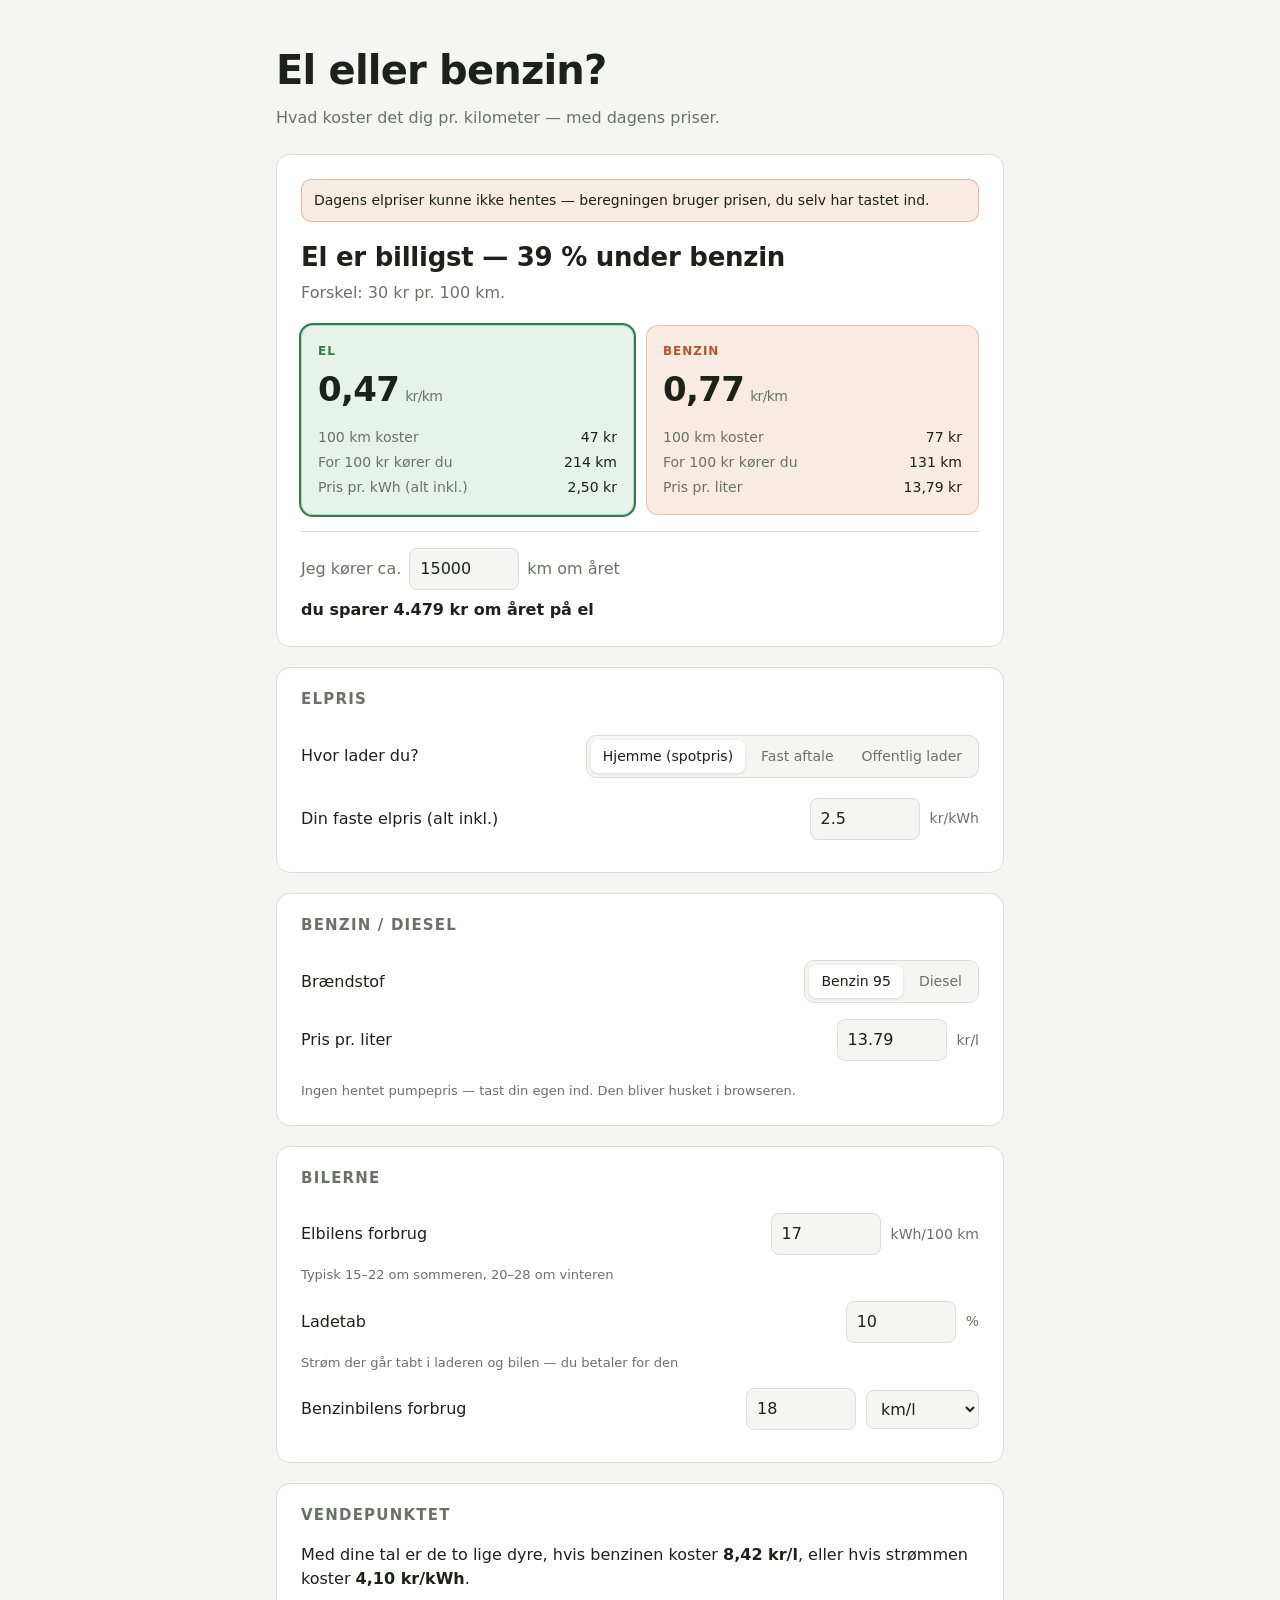
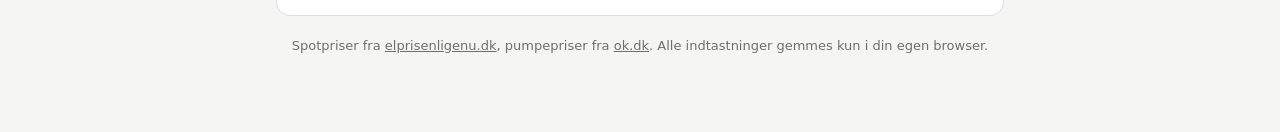
<file: braendstof-app/index.html>
<!DOCTYPE html>
<html lang="da">
  <head>
    <meta charset="utf-8" />
    <meta name="viewport" content="width=device-width, initial-scale=1.0" />
    <title>El eller benzin?</title>
    <link rel="stylesheet" href="style.css" />
  </head>

  <body>
    <header class="topbar">
      <h1>El eller benzin?</h1>
      <p class="tagline">Hvad koster det dig pr. kilometer — med dagens priser.</p>
    </header>

    <main>
      <!-- ---------------------------------------------------------- Resultat -->
      <section class="verdict" id="verdict" aria-live="polite">
        <div class="banner hidden" id="banner"></div>
        <div class="verdict-headline" id="verdictHeadline">Beregner …</div>
        <div class="verdict-sub" id="verdictSub"></div>

        <div class="cards">
          <div class="card card-el">
            <div class="card-title">El</div>
            <div class="card-price"><span id="elPerKm">–</span><span class="unit">kr/km</span></div>
            <dl class="card-facts">
              <dt>100 km koster</dt><dd id="elPer100km">–</dd>
              <dt>For 100 kr kører du</dt><dd id="elKmPer100kr">–</dd>
              <dt>Pris pr. kWh (alt inkl.)</dt><dd id="elPrisKwhUd">–</dd>
            </dl>
          </div>

          <div class="card card-benzin">
            <div class="card-title" id="benzinCardTitle">Benzin</div>
            <div class="card-price"><span id="benzinPerKm">–</span><span class="unit">kr/km</span></div>
            <dl class="card-facts">
              <dt>100 km koster</dt><dd id="benzinPer100km">–</dd>
              <dt>For 100 kr kører du</dt><dd id="benzinKmPer100kr">–</dd>
              <dt>Pris pr. liter</dt><dd id="benzinPrisLiterUd">–</dd>
            </dl>
          </div>
        </div>

        <div class="yearbox">
          <label for="kmPerAar">Jeg kører ca.</label>
          <input type="number" id="kmPerAar" min="0" step="500" value="15000" />
          <span>km om året</span>
          <strong id="aarsBesparelse">–</strong>
        </div>
      </section>

      <!-- ------------------------------------------------------------- Elpris -->
      <section class="panel">
        <h2>Elpris</h2>

        <div class="row">
          <label>Hvor lader du?</label>
          <div class="segmented" id="ladeSted" role="radiogroup">
            <button type="button" data-value="hjemme" class="active" role="radio" aria-checked="true">Hjemme (spotpris)</button>
            <button type="button" data-value="fast" role="radio" aria-checked="false">Fast aftale</button>
            <button type="button" data-value="lader" role="radio" aria-checked="false">Offentlig lader</button>
          </div>
        </div>

        <div class="subpanel" id="spotPanel">
          <div class="row">
            <label for="region">Prisområde</label>
            <select id="region">
              <option value="DK1">DK1 — Vest for Storebælt</option>
              <option value="DK2">DK2 — Øst for Storebælt</option>
            </select>
            <button type="button" id="opdaterPriser" class="ghost">Hent priser igen</button>
          </div>

          <div class="row">
            <label for="spotValg">Spotpris</label>
            <select id="spotValg">
              <option value="now">Lige nu</option>
              <option value="avg">Døgnets gennemsnit</option>
              <option value="cheapest3">3 billigste timer (natladning)</option>
            </select>
            <span class="readout" id="spotReadout">henter …</span>
          </div>

          <div class="row">
            <label for="tillaeg">Tillæg pr. kWh <span class="hint">(elafgift, nettarif, abonnement, elselskabets tillæg — før moms)</span></label>
            <input type="number" id="tillaeg" min="0" step="0.05" value="1.40" />
            <span class="suffix">kr/kWh</span>
          </div>

          <div class="row">
            <label for="moms">Moms</label>
            <input type="checkbox" id="moms" checked />
            <span class="hint">Læg 25 % oveni (priserne fra API'et er uden moms)</span>
          </div>

          <div class="chart-wrap">
            <div class="chart-head">
              <span id="chartTitle">Prisen time for time i dag</span>
              <span class="legend"><i class="sw-now"></i> nu <i class="sw-cheap"></i> billigst</span>
            </div>
            <div class="chart" id="chart"></div>
            <div class="chart-note" id="chartNote"></div>
          </div>
        </div>

        <div class="subpanel hidden" id="fastPanel">
          <div class="row">
            <label for="fastPris">Din faste elpris (alt inkl.)</label>
            <input type="number" id="fastPris" min="0" step="0.10" value="2.50" />
            <span class="suffix">kr/kWh</span>
          </div>
        </div>

        <div class="subpanel hidden" id="laderPanel">
          <div class="row">
            <label for="laderPris">Pris ved offentlig lader</label>
            <input type="number" id="laderPris" min="0" step="0.25" value="4.50" />
            <span class="suffix">kr/kWh</span>
          </div>
        </div>
      </section>

      <!-- ---------------------------------------------------------- Benzinpris -->
      <section class="panel">
        <h2>Benzin / diesel</h2>

        <div class="row">
          <label>Brændstof</label>
          <div class="segmented" id="braendstof" role="radiogroup">
            <button type="button" data-value="benzin" class="active" role="radio" aria-checked="true">Benzin 95</button>
            <button type="button" data-value="diesel" role="radio" aria-checked="false">Diesel</button>
          </div>
        </div>

        <div class="row">
          <label for="benzinPris">Pris pr. liter</label>
          <input type="number" id="benzinPris" min="0" step="0.10" value="13.79" />
          <span class="suffix">kr/l</span>
        </div>

        <p class="note" id="prisAlder"></p>
      </section>

      <!-- -------------------------------------------------------------- Biler -->
      <section class="panel">
        <h2>Bilerne</h2>

        <div class="row">
          <label for="elForbrug">Elbilens forbrug</label>
          <input type="number" id="elForbrug" min="1" step="0.5" value="17" />
          <span class="suffix">kWh/100 km</span>
          <span class="hint">Typisk 15–22 om sommeren, 20–28 om vinteren</span>
        </div>

        <div class="row">
          <label for="ladetab">Ladetab</label>
          <input type="number" id="ladetab" min="0" max="40" step="1" value="10" />
          <span class="suffix">%</span>
          <span class="hint">Strøm der går tabt i laderen og bilen — du betaler for den</span>
        </div>

        <div class="row">
          <label for="benzinForbrug">Benzinbilens forbrug</label>
          <input type="number" id="benzinForbrug" min="0.1" step="0.5" value="18" />
          <select id="forbrugsEnhed">
            <option value="kmpl">km/l</option>
            <option value="l100">l/100 km</option>
          </select>
        </div>
      </section>

      <!-- ----------------------------------------------------------- Vendepunkt -->
      <section class="panel breakeven">
        <h2>Vendepunktet</h2>
        <p>
          Med dine tal er de to lige dyre, hvis benzinen koster
          <strong id="beBenzin">–</strong>, eller hvis strømmen koster
          <strong id="beEl">–</strong>.
        </p>
      </section>

      <footer class="footer">
        <p>
          Spotpriser fra <a href="https://www.elprisenligenu.dk/elpris-api" target="_blank" rel="noopener">elprisenligenu.dk</a>,
          pumpepriser fra <a href="https://www.ok.dk/privat/produkter/ok-kort/benzinpriser" target="_blank" rel="noopener">ok.dk</a>.
          Alle indtastninger gemmes kun i din egen browser.
        </p>
      </footer>
    </main>

    <script src="app.js"></script>
  </body>
</html>
</file>
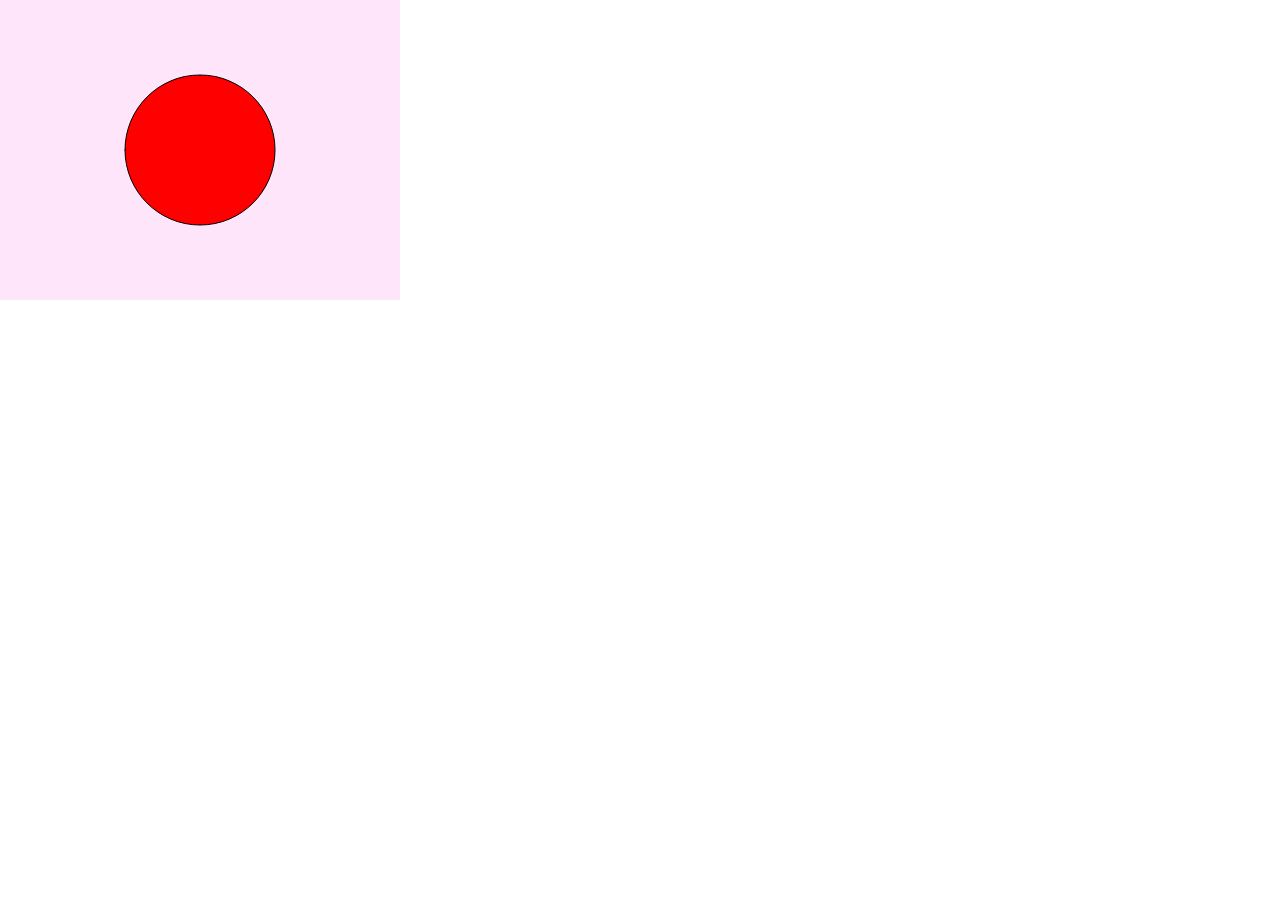
<file: kap1/New project template/index.html>
<!DOCTYPE html>
<html lang="en">
  <head>
    <meta charset="utf-8" />
    <meta name="viewport" content="width=device-width, initial-scale=1.0">

    <title>Sketch</title>

    <link rel="stylesheet" type="text/css" href="style.css">

    <script src="libraries/p5.min.js"></script>
    <script src="libraries/p5.sound.min.js"></script>
  </head>

  <body>
    <script src="sketch.js"></script>
  </body>
</html>
</file>
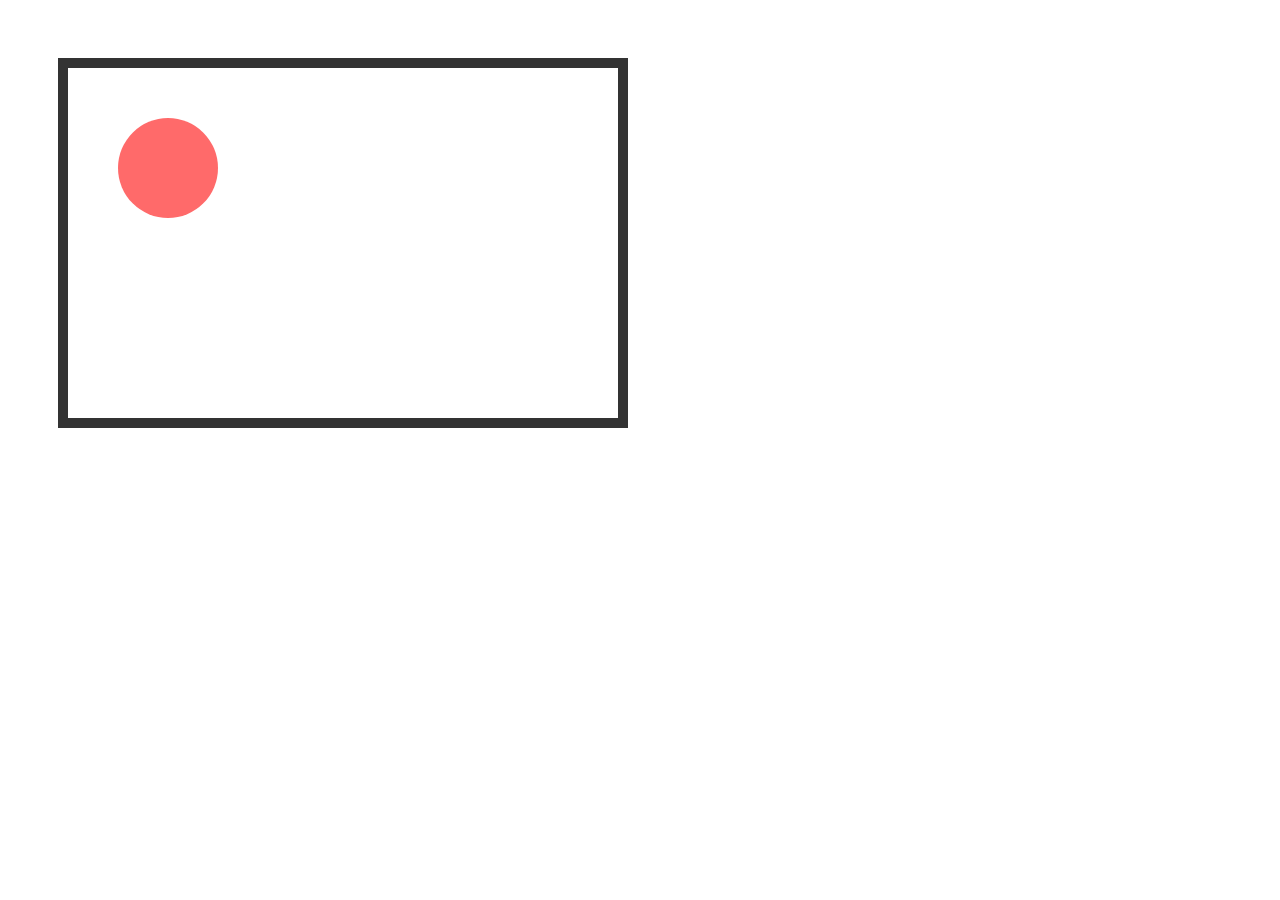
<file: kap3/New project template copy/index.html>
<!DOCTYPE html>
<html>
 
<head>
  <title>Canvas Follow Mouse</title>
  <style>
    canvas {
      border: #333 10px solid;
    }
 
    body {
      padding: 50px;
    }
  </style>
</head>
 
<body>
  <canvas id="myCanvas" width="550px" height="350px"></canvas>
 
  <script>
    var canvas = document.querySelector("#myCanvas");
    var context = canvas.getContext("2d");
     
  </script>
 
</body>



<body>
  <script>
  
    function update() {
  context.beginPath();
  context.arc(100, 100, 50, 0, 2 * Math.PI, true);
  context.fillStyle = "#FF6A6A";
  context.fill();
  var canvasPos = getPosition(canvas);

}
update();
  </script>
</body>





</html>
</file>
<file: braendstof-app/style.css>
:root {
  --bg: #f5f6f4;
  --ink: #1c2119;
  --muted: #6b7168;
  --line: #dcdfd8;
  --panel: #ffffff;
  --el: #2f7d4f;
  --el-soft: #e6f2ea;
  --benzin: #b4562a;
  --benzin-soft: #f8ebe3;
  --accent: #1c2119;
  --radius: 14px;
}

@media (prefers-color-scheme: dark) {
  :root {
    --bg: #141713;
    --ink: #e9ece7;
    --muted: #9aa195;
    --line: #2b302a;
    --panel: #1c201b;
    --el: #63c48c;
    --el-soft: #1f3229;
    --benzin: #e08a5c;
    --benzin-soft: #33241b;
    --accent: #e9ece7;
  }
}

* { box-sizing: border-box; }

body {
  margin: 0;
  background: var(--bg);
  color: var(--ink);
  font: 16px/1.5 system-ui, -apple-system, "Segoe UI", Roboto, sans-serif;
}

main {
  max-width: 760px;
  margin: 0 auto;
  padding: 0 16px 64px;
}

/* ----------------------------------------------------------------- topbar */
.topbar {
  max-width: 760px;
  margin: 0 auto;
  padding: 40px 16px 24px;
}

.topbar h1 {
  margin: 0;
  font-size: clamp(28px, 6vw, 40px);
  letter-spacing: -0.02em;
}

.tagline {
  margin: 6px 0 0;
  color: var(--muted);
}

/* ---------------------------------------------------------------- verdict */
.verdict {
  background: var(--panel);
  border: 1px solid var(--line);
  border-radius: var(--radius);
  padding: 24px;
  margin-bottom: 20px;
}

.banner {
  background: var(--benzin-soft);
  border: 1px solid color-mix(in srgb, var(--benzin) 35%, transparent);
  color: var(--ink);
  border-radius: 10px;
  padding: 10px 12px;
  font-size: 14px;
  margin-bottom: 16px;
}

.verdict-headline {
  font-size: clamp(20px, 4.5vw, 26px);
  font-weight: 650;
  letter-spacing: -0.01em;
}

.verdict-sub {
  color: var(--muted);
  margin-top: 4px;
  min-height: 1.5em;
}

.cards {
  display: grid;
  grid-template-columns: 1fr 1fr;
  gap: 12px;
  margin: 20px 0 16px;
}

@media (max-width: 520px) {
  .cards { grid-template-columns: 1fr; }
}

.card {
  border-radius: 12px;
  padding: 16px;
  border: 1px solid transparent;
}

.card-el { background: var(--el-soft); border-color: color-mix(in srgb, var(--el) 25%, transparent); }
.card-benzin { background: var(--benzin-soft); border-color: color-mix(in srgb, var(--benzin) 25%, transparent); }

.card.winner { outline: 2px solid currentColor; }
.card-el.winner { color: var(--el); }
.card-benzin.winner { color: var(--benzin); }

.card-title {
  font-weight: 650;
  text-transform: uppercase;
  letter-spacing: 0.08em;
  font-size: 12px;
  color: var(--muted);
}

.card-el .card-title { color: var(--el); }
.card-benzin .card-title { color: var(--benzin); }

.card-price {
  font-size: 34px;
  font-weight: 700;
  letter-spacing: -0.02em;
  color: var(--ink);
  margin: 4px 0 12px;
  font-variant-numeric: tabular-nums;
}

.card-price .unit {
  font-size: 14px;
  font-weight: 500;
  color: var(--muted);
  margin-left: 6px;
}

.card-facts {
  display: grid;
  grid-template-columns: 1fr auto;
  gap: 4px 12px;
  margin: 0;
  font-size: 14px;
  color: var(--ink);
}

.card-facts dt { color: var(--muted); }
.card-facts dd { margin: 0; text-align: right; font-variant-numeric: tabular-nums; }

.yearbox {
  display: flex;
  flex-wrap: wrap;
  align-items: center;
  gap: 8px;
  padding-top: 16px;
  border-top: 1px solid var(--line);
  color: var(--muted);
}

.yearbox strong {
  color: var(--ink);
  font-variant-numeric: tabular-nums;
}

.yearbox input { width: 100px; }

/* Resultatet får altid sin egen linje — ellers hænger det i en halv sætning */
.yearbox strong { flex-basis: 100%; }

/* ----------------------------------------------------------------- panels */
.panel {
  background: var(--panel);
  border: 1px solid var(--line);
  border-radius: var(--radius);
  padding: 20px 24px 24px;
  margin-bottom: 20px;
}

.panel h2 {
  margin: 0 0 16px;
  font-size: 15px;
  text-transform: uppercase;
  letter-spacing: 0.08em;
  color: var(--muted);
}

.subpanel { margin-top: 4px; }
.hidden { display: none; }

.row {
  display: flex;
  flex-wrap: wrap;
  align-items: center;
  gap: 10px;
  padding: 8px 0;
}

.row > label {
  flex: 1 1 180px;
  min-width: 0;
}

.hint {
  color: var(--muted);
  font-size: 13px;
  font-weight: 400;
  flex-basis: 100%;
}

.row > label .hint { display: block; }

.suffix {
  color: var(--muted);
  font-size: 14px;
}

.readout {
  font-variant-numeric: tabular-nums;
  color: var(--muted);
  font-size: 14px;
}

input[type="number"],
select {
  font: inherit;
  color: var(--ink);
  background: var(--bg);
  border: 1px solid var(--line);
  border-radius: 8px;
  padding: 8px 10px;
  min-width: 0;
}

input[type="number"] {
  width: 110px;
  font-variant-numeric: tabular-nums;
}

input:focus-visible,
select:focus-visible,
button:focus-visible {
  outline: 2px solid var(--el);
  outline-offset: 2px;
}

input[type="checkbox"] {
  width: 18px;
  height: 18px;
  accent-color: var(--el);
}

/* -------------------------------------------------------------- segmented */
.segmented {
  display: inline-flex;
  flex-wrap: wrap;
  gap: 4px;
  background: var(--bg);
  border: 1px solid var(--line);
  border-radius: 10px;
  padding: 4px;
}

.segmented button {
  font: inherit;
  font-size: 14px;
  border: 0;
  background: transparent;
  color: var(--muted);
  padding: 6px 12px;
  border-radius: 7px;
  cursor: pointer;
}

.segmented button.active {
  background: var(--panel);
  color: var(--ink);
  box-shadow: 0 1px 3px rgba(0, 0, 0, 0.12);
}

button.ghost {
  font: inherit;
  font-size: 14px;
  background: transparent;
  border: 1px solid var(--line);
  color: var(--ink);
  border-radius: 8px;
  padding: 7px 12px;
  cursor: pointer;
}

button.ghost:hover { background: var(--bg); }

/* ------------------------------------------------------------------ chart */
.chart-wrap { margin-top: 16px; }

.chart-head {
  display: flex;
  justify-content: space-between;
  align-items: baseline;
  font-size: 13px;
  color: var(--muted);
  margin-bottom: 8px;
  gap: 8px;
}

.legend i {
  display: inline-block;
  width: 9px;
  height: 9px;
  border-radius: 2px;
  margin: 0 4px 0 10px;
}

.sw-now { background: var(--el); }
.sw-cheap { background: color-mix(in srgb, var(--el) 45%, transparent); }

.chart {
  display: flex;
  align-items: flex-end;
  gap: 2px;
  height: 110px;
  border-bottom: 1px solid var(--line);
}

.bar {
  flex: 1;
  min-width: 0;
  background: color-mix(in srgb, var(--muted) 30%, transparent);
  border-radius: 3px 3px 0 0;
  position: relative;
  min-height: 2px;
}

.bar.cheap { background: color-mix(in srgb, var(--el) 45%, transparent); }
.bar.now { background: var(--el); }

.bar::after {
  content: attr(data-label);
  position: absolute;
  bottom: -20px;
  left: 50%;
  transform: translateX(-50%);
  font-size: 10px;
  color: var(--muted);
}

.chart-note {
  margin-top: 24px;
  font-size: 13px;
  color: var(--muted);
}

/* På telefonen: etiket på egen linje, felt og enhed side om side under den */
@media (max-width: 560px) {
  .panel { padding: 18px 16px 22px; }
  .verdict { padding: 20px 16px; }

  .row {
    display: grid;
    grid-template-columns: minmax(0, 1fr) auto;
    align-items: center;
    gap: 8px 10px;
  }

  .row > label,
  .row > .hint,
  .row > .segmented,
  .row > .readout { grid-column: 1 / -1; }

  .row input[type="number"],
  .row select { width: 100%; }

  .row input[type="checkbox"] { justify-self: start; }
}

/* ------------------------------------------------------------------- misc */
.note {
  font-size: 13px;
  color: var(--muted);
  margin: 12px 0 0;
}

.note a { color: inherit; }

.breakeven p { margin: 0; }
.breakeven strong { font-variant-numeric: tabular-nums; white-space: nowrap; }

.footer {
  font-size: 13px;
  color: var(--muted);
  text-align: center;
}

.footer a { color: inherit; }

.error { color: var(--benzin); }
</file>
<file: kap1/New project template/style.css>
html, body {
  margin: 0;
  padding: 0;
}

canvas {
  display: block;
}
</file>
